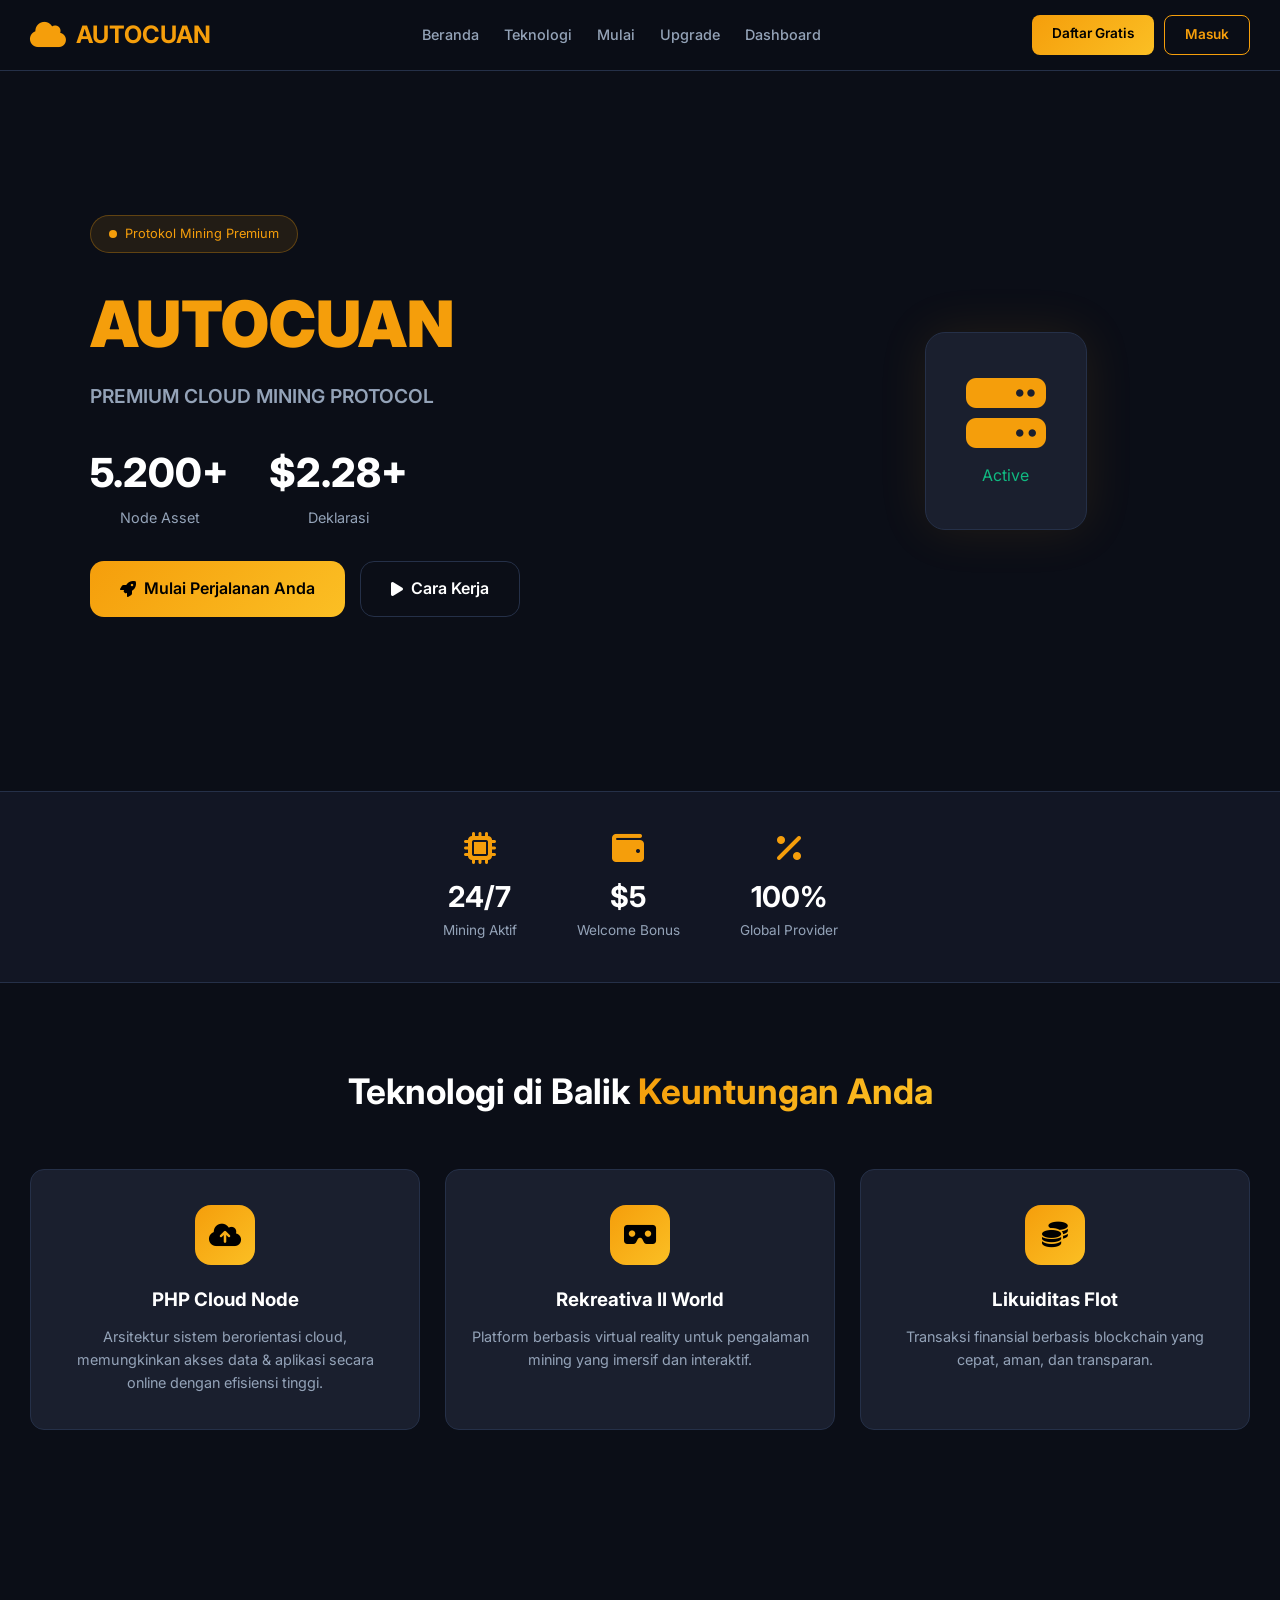
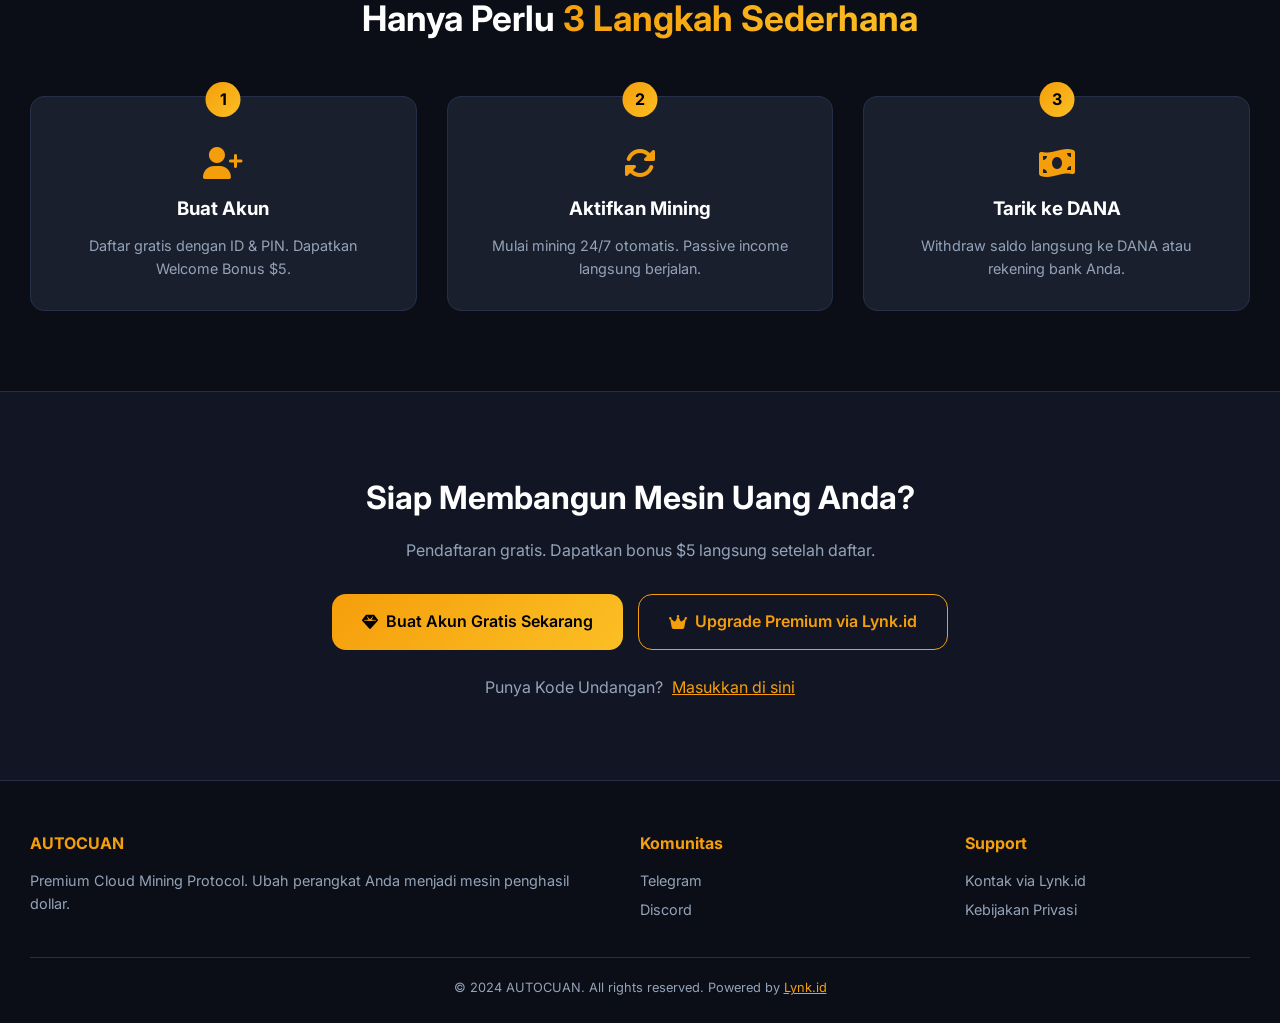
<file: index.html>
<!DOCTYPE html>
<html lang="id">
<head>
    <meta charset="UTF-8">
    <meta name="viewport" content="width=device-width, initial-scale=1.0">
    <title>AUTOCUAN - Premium Cloud Mining Protocol</title>
    <link rel="stylesheet" href="style.css">
    <link rel="stylesheet" href="https://cdnjs.cloudflare.com/ajax/libs/font-awesome/6.4.0/css/all.min.css">
    <link href="https://fonts.googleapis.com/css2?family=Inter:wght@300;400;500;600;700;800;900&display=swap" rel="stylesheet">
</head>
<body>
    <!-- Navbar -->
    <nav class="navbar">
        <div class="nav-container">
            <div class="logo">
                <i class="fas fa-cloud"></i>
                <span>AUTOCUAN</span>
            </div>
            <ul class="nav-menu">
                <li><a href="#home">Beranda</a></li>
                <li><a href="#teknologi">Teknologi</a></li>
                <li><a href="#mulai">Mulai</a></li>
                <li><a href="upgrade.html">Upgrade</a></li>
                <li><a href="dashboard.html">Dashboard</a></li>
            </ul>
            <div class="nav-actions">
                <a href="register.html" class="btn-register">Daftar Gratis</a>
                <a href="dashboard.html" class="btn-login">Masuk</a>
            </div>
        </div>
    </nav>

    <!-- Hero Section -->
    <section id="home" class="hero">
        <div class="hero-bg"></div>
        <div class="hero-content">
            <div class="hero-badge">
                <span class="pulse"></span> Protokol Mining Premium
            </div>
            <h1>AUTOCUAN</h1>
            <p class="subtitle">PREMIUM CLOUD MINING PROTOCOL</p>
            <div class="hero-stats">
                <div class="stat">
                    <span class="stat-number">5.200+</span>
                    <span class="stat-label">Node Asset</span>
                </div>
                <div class="stat">
                    <span class="stat-number">$2.28+</span>
                    <span class="stat-label">Deklarasi</span>
                </div>
            </div>
            <div class="hero-buttons">
                <a href="register.html" class="btn-primary">
                    <i class="fas fa-rocket"></i> Mulai Perjalanan Anda
                </a>
                <a href="#mulai" class="btn-secondary">
                    <i class="fas fa-play"></i> Cara Kerja
                </a>
            </div>
        </div>
        <div class="hero-visual">
            <div class="mining-node">
                <i class="fas fa-server"></i>
                <div class="node-status">Active</div>
            </div>
        </div>
    </section>

    <!-- Stats Bar -->
    <section class="stats-bar">
        <div class="stat-item">
            <i class="fas fa-microchip"></i>
            <h3>24/7</h3>
            <p>Mining Aktif</p>
        </div>
        <div class="stat-item">
            <i class="fas fa-wallet"></i>
            <h3>$5</h3>
            <p>Welcome Bonus</p>
        </div>
        <div class="stat-item">
            <i class="fas fa-percent"></i>
            <h3>100%</h3>
            <p>Global Provider</p>
        </div>
    </section>

    <!-- Teknologi Section -->
    <section id="teknologi" class="teknologi">
        <h2>Teknologi di Balik <span class="gradient-text">Keuntungan Anda</span></h2>
        <div class="teknologi-grid">
            <div class="teknologi-card">
                <div class="teknologi-icon"><i class="fas fa-cloud-upload-alt"></i></div>
                <h3>PHP Cloud Node</h3>
                <p>Arsitektur sistem berorientasi cloud, memungkinkan akses data & aplikasi secara online dengan efisiensi tinggi.</p>
            </div>
            <div class="teknologi-card">
                <div class="teknologi-icon"><i class="fas fa-vr-cardboard"></i></div>
                <h3>Rekreativa II World</h3>
                <p>Platform berbasis virtual reality untuk pengalaman mining yang imersif dan interaktif.</p>
            </div>
            <div class="teknologi-card">
                <div class="teknologi-icon"><i class="fas fa-coins"></i></div>
                <h3>Likuiditas Flot</h3>
                <p>Transaksi finansial berbasis blockchain yang cepat, aman, dan transparan.</p>
            </div>
        </div>
    </section>

    <!-- Cara Kerja -->
    <section id="mulai" class="cara-kerja">
        <h2>Hanya Perlu <span class="gradient-text">3 Langkah Sederhana</span></h2>
        <div class="steps">
            <div class="step">
                <div class="step-number">1</div>
                <i class="fas fa-user-plus"></i>
                <h3>Buat Akun</h3>
                <p>Daftar gratis dengan ID & PIN. Dapatkan Welcome Bonus $5.</p>
            </div>
            <div class="step">
                <div class="step-number">2</div>
                <i class="fas fa-sync-alt"></i>
                <h3>Aktifkan Mining</h3>
                <p>Mulai mining 24/7 otomatis. Passive income langsung berjalan.</p>
            </div>
            <div class="step">
                <div class="step-number">3</div>
                <i class="fas fa-money-bill-wave"></i>
                <h3>Tarik ke DANA</h3>
                <p>Withdraw saldo langsung ke DANA atau rekening bank Anda.</p>
            </div>
        </div>
    </section>

    <!-- CTA -->
    <section class="cta">
        <h2>Siap Membangun Mesin Uang Anda?</h2>
        <p>Pendaftaran gratis. Dapatkan bonus $5 langsung setelah daftar.</p>
        <div class="cta-buttons">
            <a href="register.html" class="btn-primary">
                <i class="fas fa-gem"></i> Buat Akun Gratis Sekarang
            </a>
            <a href="https://lynk.id/USERNAME_ANDA" class="btn-upgrade" target="_blank">
                <i class="fas fa-crown"></i> Upgrade Premium via Lynk.id
            </a>
        </div>
        <div class="kode-undangan">
            <span>Punya Kode Undangan?</span>
            <a href="register.html">Masukkan di sini</a>
        </div>
    </section>

    <!-- Footer -->
    <footer>
        <div class="footer-content">
            <div class="footer-col">
                <h4>AUTOCUAN</h4>
                <p>Premium Cloud Mining Protocol. Ubah perangkat Anda menjadi mesin penghasil dollar.</p>
            </div>
            <div class="footer-col">
                <h4>Komunitas</h4>
                <a href="#">Telegram</a>
                <a href="#">Discord</a>
            </div>
            <div class="footer-col">
                <h4>Support</h4>
                <a href="https://lynk.id/USERNAME_ANDA">Kontak via Lynk.id</a>
                <a href="#">Kebijakan Privasi</a>
            </div>
        </div>
        <div class="footer-bottom">
            <p>© 2024 AUTOCUAN. All rights reserved. Powered by <a href="https://lynk.id/USERNAME_ANDA">Lynk.id</a></p>
        </div>
    </footer>

    <script src="script.js"></script>
</body>
</html>
</file>
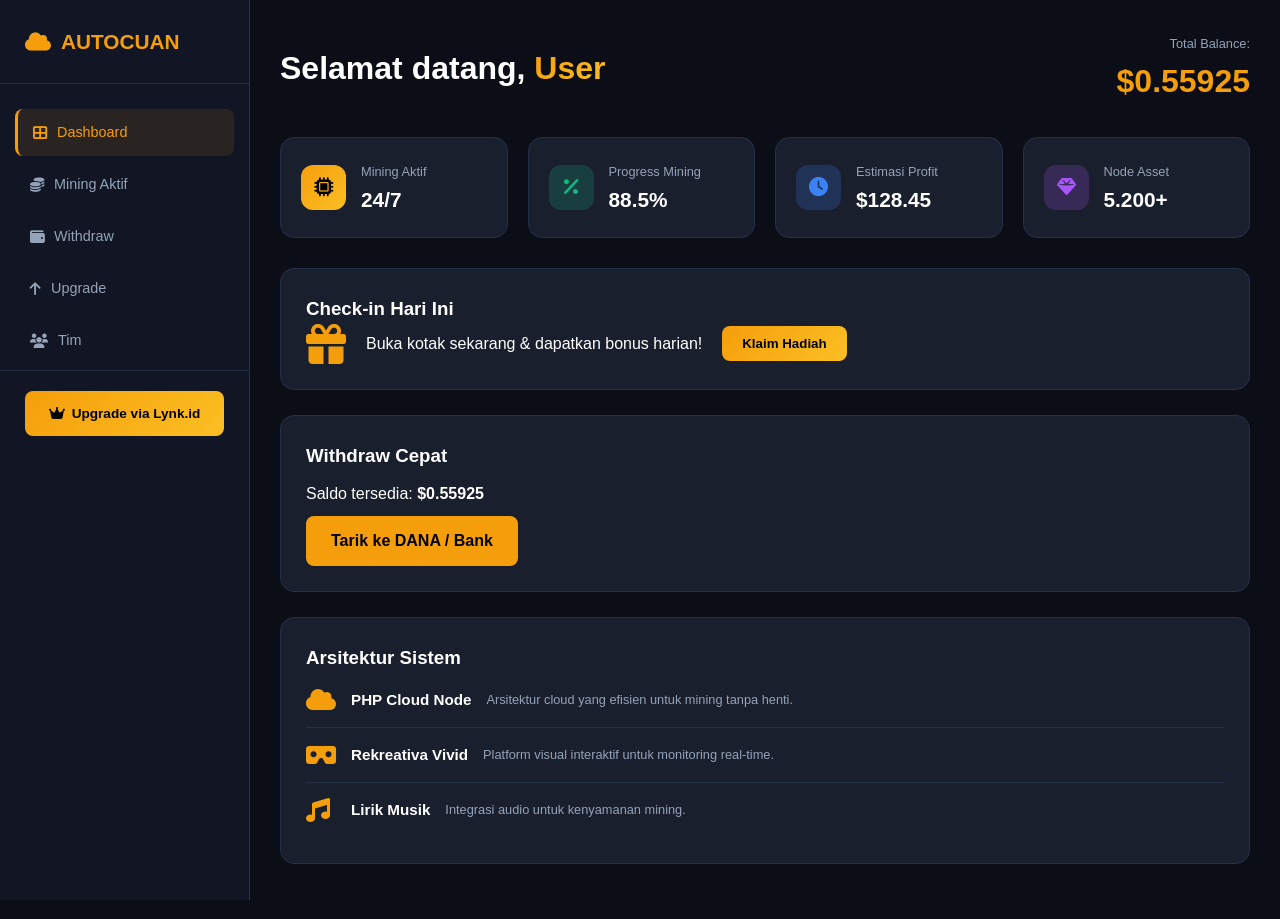
<file: dashboard.html>
<!DOCTYPE html>
<html lang="id">
<head>
    <meta charset="UTF-8">
    <meta name="viewport" content="width=device-width, initial-scale=1.0">
    <title>Dashboard - AUTOCUAN</title>
    <link rel="stylesheet" href="style.css">
    <link rel="stylesheet" href="dashboard.css">
    <link rel="stylesheet" href="https://cdnjs.cloudflare.com/ajax/libs/font-awesome/6.4.0/css/all.min.css">
</head>
<body>
    <div class="dashboard-container">
        <aside class="sidebar">
            <div class="sidebar-logo">
                <i class="fas fa-cloud"></i>
                <span>AUTOCUAN</span>
            </div>
            <nav>
                <a href="#" class="active"><i class="fas fa-th-large"></i> Dashboard</a>
                <a href="#"><i class="fas fa-coins"></i> Mining Aktif</a>
                <a href="withdraw.html"><i class="fas fa-wallet"></i> Withdraw</a>
                <a href="upgrade.html"><i class="fas fa-arrow-up"></i> Upgrade</a>
                <a href="#"><i class="fas fa-users"></i> Tim</a>
            </nav>
            <div class="sidebar-footer">
                <a href="https://lynk.id/USERNAME_ANDA" class="btn-upgrade-sidebar" target="_blank">
                    <i class="fas fa-crown"></i> Upgrade via Lynk.id
                </a>
            </div>
        </aside>

        <main class="main-content">
            <header class="dashboard-header">
                <h1>Selamat datang, <span class="gradient-text" id="userName">User</span></h1>
                <div class="balance-display">
                    <span>Total Balance:</span>
                    <h2>$0.55925</h2>
                </div>
            </header>

            <div class="dashboard-cards">
                <div class="dash-card">
                    <div class="card-icon gold"><i class="fas fa-microchip"></i></div>
                    <div class="card-info">
                        <span>Mining Aktif</span>
                        <h3>24/7</h3>
                    </div>
                </div>
                <div class="dash-card">
                    <div class="card-icon green"><i class="fas fa-percent"></i></div>
                    <div class="card-info">
                        <span>Progress Mining</span>
                        <h3>88.5%</h3>
                    </div>
                </div>
                <div class="dash-card">
                    <div class="card-icon blue"><i class="fas fa-clock"></i></div>
                    <div class="card-info">
                        <span>Estimasi Profit</span>
                        <h3>$128.45</h3>
                    </div>
                </div>
                <div class="dash-card">
                    <div class="card-icon purple"><i class="fas fa-gem"></i></div>
                    <div class="card-info">
                        <span>Node Asset</span>
                        <h3>5.200+</h3>
                    </div>
                </div>
            </div>

            <!-- Check-in Harian -->
            <div class="checkin-section">
                <h3>Check-in Hari Ini</h3>
                <div class="checkin-box">
                    <i class="fas fa-gift"></i>
                    <p>Buka kotak sekarang & dapatkan bonus harian!</p>
                    <button onclick="alert('Bonus diklaim! +$0.05')">Klaim Hadiah</button>
                </div>
            </div>

            <!-- Withdraw Preview -->
            <div class="withdraw-preview">
                <h3>Withdraw Cepat</h3>
                <p>Saldo tersedia: <strong>$0.55925</strong></p>
                <a href="withdraw.html" class="btn-withdraw">Tarik ke DANA / Bank</a>
            </div>

            <!-- Arsitektur Sistem dari dashboard -->
            <div class="arsitektur-box">
                <h3>Arsitektur Sistem</h3>
                <div class="arsitektur-item">
                    <i class="fas fa-cloud"></i>
                    <h4>PHP Cloud Node</h4>
                    <p>Arsitektur cloud yang efisien untuk mining tanpa henti.</p>
                </div>
                <div class="arsitektur-item">
                    <i class="fas fa-vr-cardboard"></i>
                    <h4>Rekreativa Vivid</h4>
                    <p>Platform visual interaktif untuk monitoring real-time.</p>
                </div>
                <div class="arsitektur-item">
                    <i class="fas fa-music"></i>
                    <h4>Lirik Musik</h4>
                    <p>Integrasi audio untuk kenyamanan mining.</p>
                </div>
            </div>
        </main>
    </div>

    <script>
        // Ambil user dari localStorage (simulasi)
        const savedUser = localStorage.getItem('autocuan_user');
        if (savedUser) {
            document.getElementById('userName').textContent = savedUser;
        }
    </script>
</body>
</html>
</file>
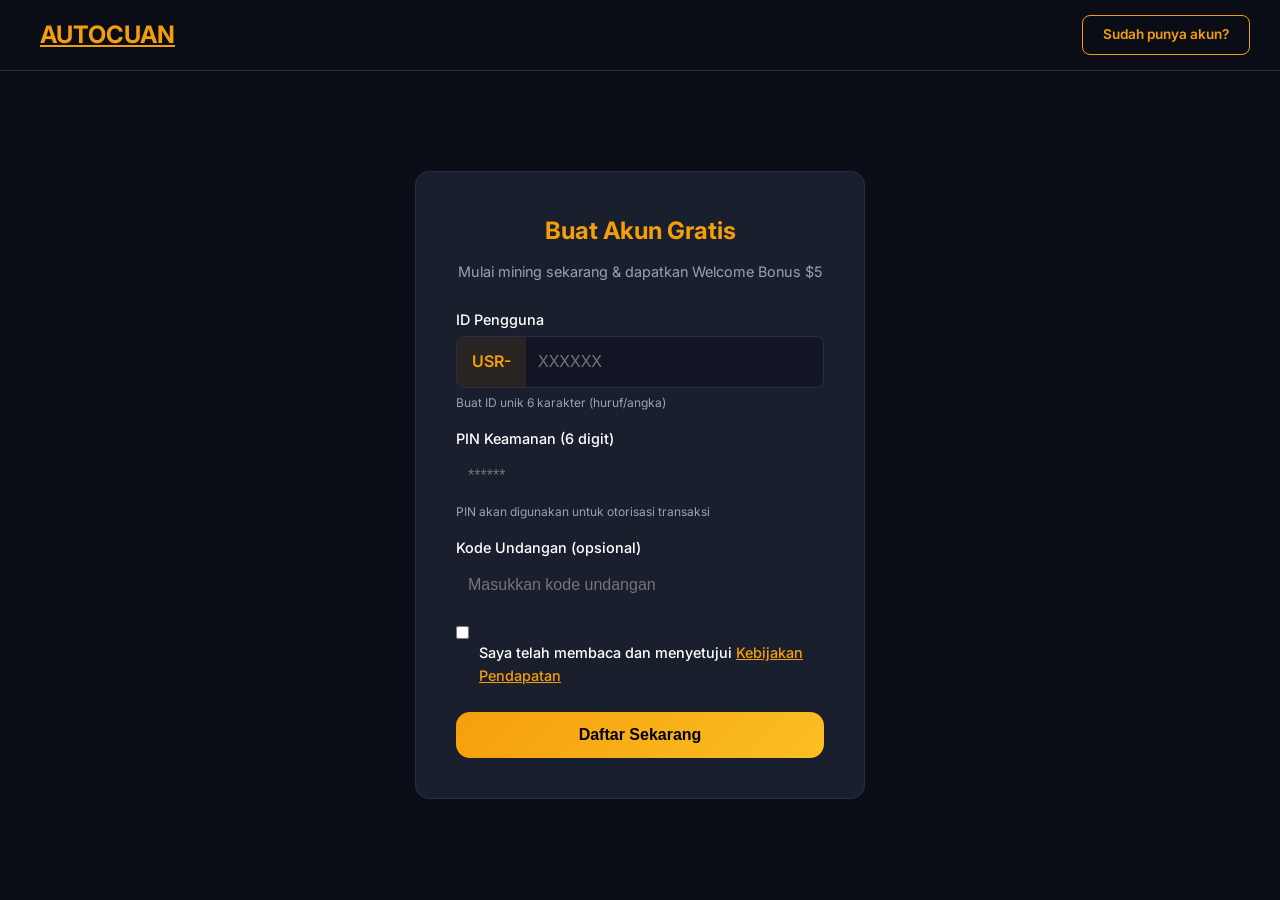
<file: register.html>
<!DOCTYPE html>
<html lang="id">
<head>
    <meta charset="UTF-8">
    <meta name="viewport" content="width=device-width, initial-scale=1.0">
    <title>Daftar - AUTOCUAN</title>
    <link rel="stylesheet" href="style.css">
    <link rel="stylesheet" href="register.css">
    <link href="https://fonts.googleapis.com/css2?family=Inter:wght@300;400;500;600;700;800;900&display=swap" rel="stylesheet">
</head>
<body>
    <nav class="navbar">
        <div class="nav-container">
            <a href="index.html" class="logo">
                <i class="fas fa-cloud"></i>
                <span>AUTOCUAN</span>
            </a>
            <div class="nav-actions">
                <a href="dashboard.html" class="btn-login">Sudah punya akun?</a>
            </div>
        </div>
    </nav>

    <section class="register-page">
        <div class="register-box">
            <h2>Buat Akun Gratis</h2>
            <p>Mulai mining sekarang & dapatkan Welcome Bonus $5</p>
            
            <form id="registerForm">
                <label>ID Pengguna</label>
                <div class="input-group">
                    <span class="prefix">USR-</span>
                    <input type="text" id="userId" placeholder="XXXXXX" maxlength="6" required>
                </div>
                <small>Buat ID unik 6 karakter (huruf/angka)</small>

                <label>PIN Keamanan (6 digit)</label>
                <input type="password" id="pin" placeholder="******" maxlength="6" required>
                <small>PIN akan digunakan untuk otorisasi transaksi</small>

                <label>Kode Undangan (opsional)</label>
                <input type="text" id="referral" placeholder="Masukkan kode undangan">

                <div class="agreement">
                    <input type="checkbox" id="agree" required>
                    <label for="agree">Saya telah membaca dan menyetujui <a href="#">Kebijakan Pendapatan</a></label>
                </div>

                <button type="submit" class="btn-submit">Daftar Sekarang</button>
            </form>

            <div class="success-message" id="successMsg" style="display:none;">
                <h3>✅ Akun Berhasil Dibuat!</h3>
                <p>ID Login Anda: <strong id="displayId"></strong></p>
                <p>Simpan ID & PIN ini baik-baik.</p>
                <button onclick="copyId()">Salin ID</button>
                <a href="dashboard.html" class="btn-dashboard">Lanjut ke Dashboard</a>
                <a href="https://lynk.id/USERNAME_ANDA" class="btn-upgrade-link" target="_blank">
                    Upgrade Akun Premium via Lynk.id
                </a>
            </div>
        </div>
    </section>

    <script>
        document.getElementById('registerForm').addEventListener('submit', function(e) {
            e.preventDefault();
            const userId = document.getElementById('userId').value.toUpperCase();
            const pin = document.getElementById('pin').value;
            if (userId.length === 6 && pin.length === 6) {
                // Simulasi sukses
                document.getElementById('displayId').textContent = 'USR-' + userId;
                document.getElementById('registerForm').style.display = 'none';
                document.getElementById('successMsg').style.display = 'block';
                // Simpan ke localStorage (simulasi)
                localStorage.setItem('autocuan_user', 'USR-' + userId);
            } else {
                alert('ID harus 6 karakter, PIN harus 6 digit.');
            }
        });

        function copyId() {
            const id = document.getElementById('displayId').textContent;
            navigator.clipboard.writeText(id);
            alert('ID disalin!');
        }
    </script>
</body>
</html>
</file>
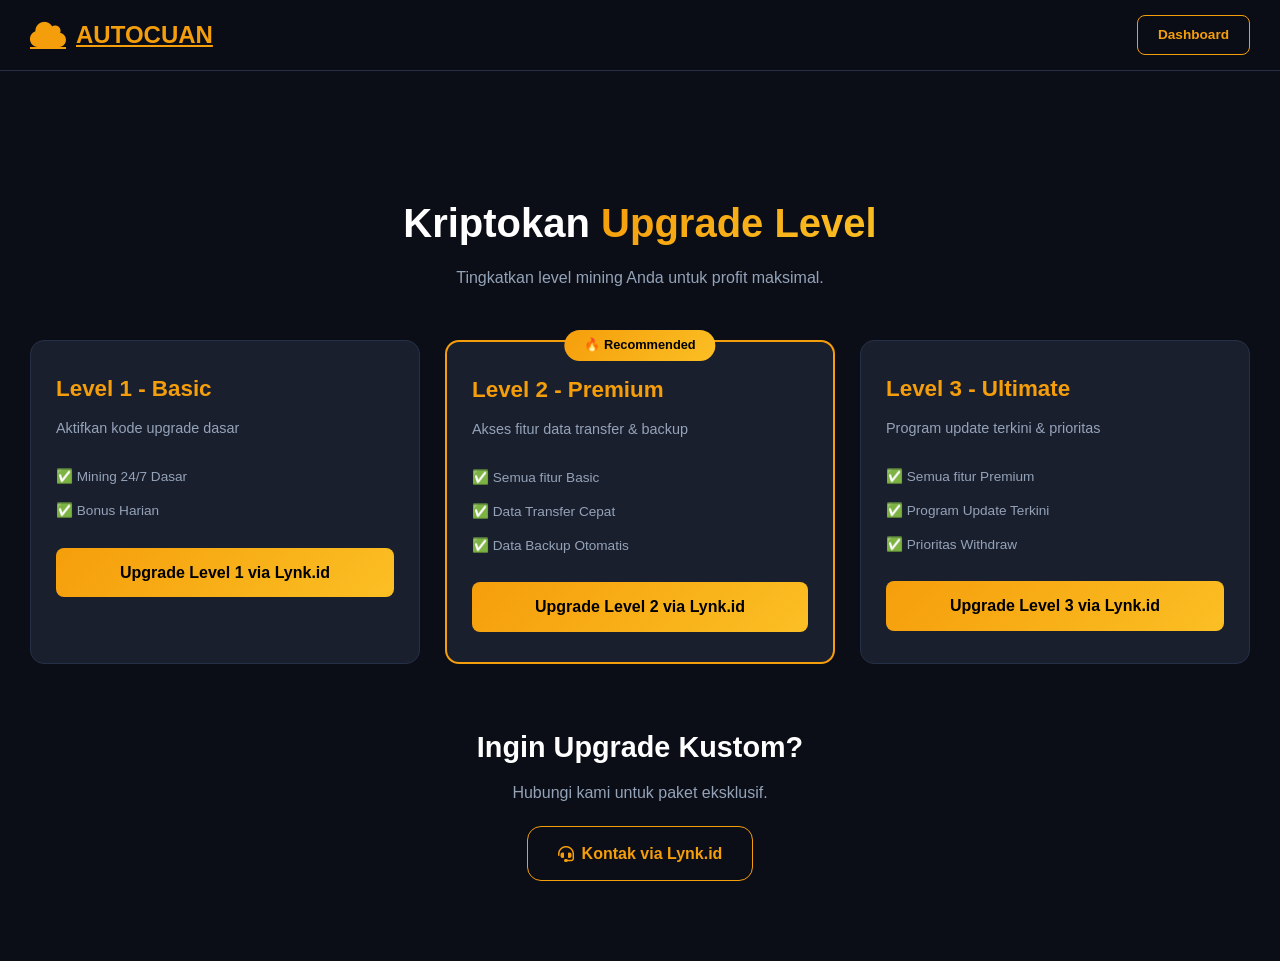
<file: upgrade.html>
<!DOCTYPE html>
<html lang="id">
<head>
    <meta charset="UTF-8">
    <meta name="viewport" content="width=device-width, initial-scale=1.0">
    <title>Upgrade - AUTOCUAN</title>
    <link rel="stylesheet" href="style.css">
    <link rel="stylesheet" href="upgrade.css">
    <link rel="stylesheet" href="https://cdnjs.cloudflare.com/ajax/libs/font-awesome/6.4.0/css/all.min.css">
</head>
<body>
    <nav class="navbar">
        <div class="nav-container">
            <a href="index.html" class="logo">
                <i class="fas fa-cloud"></i> AUTOCUAN
            </a>
            <div class="nav-actions">
                <a href="dashboard.html" class="btn-login">Dashboard</a>
            </div>
        </div>
    </nav>

    <section class="upgrade-page">
        <h1>Kriptokan <span class="gradient-text">Upgrade Level</span></h1>
        <p>Tingkatkan level mining Anda untuk profit maksimal.</p>

        <div class="upgrade-grid">
            <div class="upgrade-card">
                <h3>Level 1 - Basic</h3>
                <p>Aktifkan kode upgrade dasar</p>
                <ul>
                    <li>✅ Mining 24/7 Dasar</li>
                    <li>✅ Bonus Harian</li>
                </ul>
                <a href="https://lynk.id/USERNAME_ANDA" class="btn-upgrade-card" target="_blank">
                    Upgrade Level 1 via Lynk.id
                </a>
            </div>
            <div class="upgrade-card popular">
                <div class="popular-tag">🔥 Recommended</div>
                <h3>Level 2 - Premium</h3>
                <p>Akses fitur data transfer & backup</p>
                <ul>
                    <li>✅ Semua fitur Basic</li>
                    <li>✅ Data Transfer Cepat</li>
                    <li>✅ Data Backup Otomatis</li>
                </ul>
                <a href="https://lynk.id/USERNAME_ANDA" class="btn-upgrade-card" target="_blank">
                    Upgrade Level 2 via Lynk.id
                </a>
            </div>
            <div class="upgrade-card">
                <h3>Level 3 - Ultimate</h3>
                <p>Program update terkini & prioritas</p>
                <ul>
                    <li>✅ Semua fitur Premium</li>
                    <li>✅ Program Update Terkini</li>
                    <li>✅ Prioritas Withdraw</li>
                </ul>
                <a href="https://lynk.id/USERNAME_ANDA" class="btn-upgrade-card" target="_blank">
                    Upgrade Level 3 via Lynk.id
                </a>
            </div>
        </div>

        <div class="custom-upgrade">
            <h3>Ingin Upgrade Kustom?</h3>
            <p>Hubungi kami untuk paket eksklusif.</p>
            <a href="https://lynk.id/USERNAME_ANDA" target="_blank" class="btn-custom">
                <i class="fas fa-headset"></i> Kontak via Lynk.id
            </a>
        </div>
    </section>
</body>
</html>
</file>
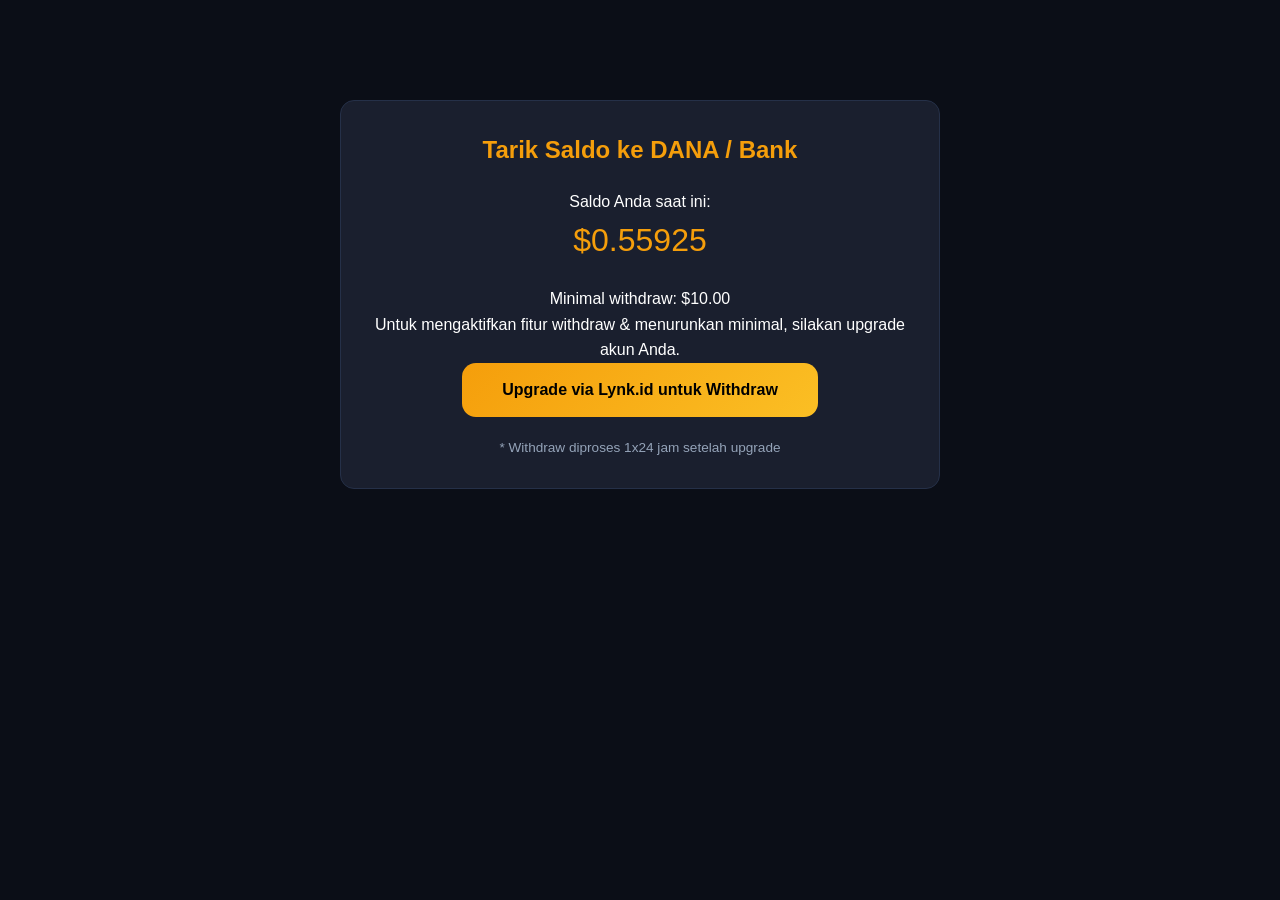
<file: withdraw.html>
<!DOCTYPE html>
<html lang="id">
<head>
    <meta charset="UTF-8">
    <meta name="viewport" content="width=device-width, initial-scale=1.0">
    <title>Withdraw - AUTOCUAN</title>
    <link rel="stylesheet" href="style.css">
    <link rel="stylesheet" href="dashboard.css">
    <style>
        .withdraw-container {
            max-width: 600px;
            margin: 100px auto 50px;
            padding: 30px;
            background: var(--bg-card);
            border: 1px solid var(--border);
            border-radius: var(--radius);
            text-align: center;
        }
        .withdraw-container h2 { color: var(--accent); margin-bottom: 20px; }
        .balance-info { font-size: 2rem; color: var(--accent); margin-bottom: 20px; }
        .btn-withdraw-action {
            display: inline-block;
            padding: 14px 40px;
            background: var(--gradient);
            color: #000;
            text-decoration: none;
            border-radius: var(--radius);
            font-weight: 700;
            font-size: 1rem;
            transition: var(--transition);
        }
        .btn-withdraw-action:hover {
            transform: translateY(-2px);
            box-shadow: 0 10px 30px rgba(245,158,11,0.4);
        }
        .warning {
            color: var(--text-secondary);
            margin-top: 20px;
            font-size: 0.85rem;
        }
    </style>
</head>
<body>
    <div class="withdraw-container">
        <h2>Tarik Saldo ke DANA / Bank</h2>
        <p>Saldo Anda saat ini:</p>
        <div class="balance-info">$0.55925</div>
        <p>Minimal withdraw: $10.00</p>
        <p>Untuk mengaktifkan fitur withdraw & menurunkan minimal, silakan upgrade akun Anda.</p>
        <a href="https://lynk.id/USERNAME_ANDA" class="btn-withdraw-action" target="_blank">
            <i class="fas fa-crown"></i> Upgrade via Lynk.id untuk Withdraw
        </a>
        <p class="warning">* Withdraw diproses 1x24 jam setelah upgrade</p>
    </div>
</body>
</html>
</file>
<file: style.css>
:root {
    --bg-primary: #0b0e17;
    --bg-secondary: #121624;
    --bg-card: #1a1f2e;
    --accent: #f59e0b; /* Emas/Amber */
    --accent-hover: #d97706;
    --gradient: linear-gradient(135deg, #f59e0b, #fbbf24);
    --text-primary: #ffffff;
    --text-secondary: #94a3b8;
    --border: #253048;
    --green: #10b981;
    --radius: 14px;
    --transition: all 0.3s ease;
}

* {
    margin: 0;
    padding: 0;
    box-sizing: border-box;
}

body {
    font-family: 'Inter', sans-serif;
    background: var(--bg-primary);
    color: var(--text-primary);
    line-height: 1.6;
}

.gradient-text {
    background: var(--gradient);
    -webkit-background-clip: text;
    -webkit-text-fill-color: transparent;
    background-clip: text;
}

/* Navbar sama seperti sebelumnya, disesuaikan tema */
.navbar {
    position: sticky; top: 0; z-index: 1000;
    background: rgba(11, 14, 23, 0.95);
    backdrop-filter: blur(20px);
    border-bottom: 1px solid var(--border);
}
.nav-container {
    max-width: 1300px; margin: 0 auto; padding: 15px 30px;
    display: flex; align-items: center; justify-content: space-between;
}
.logo {
    display: flex; align-items: center; gap: 10px;
    font-size: 1.5rem; font-weight: 700; color: var(--accent);
}
.logo i { font-size: 1.8rem; }
.nav-menu { display: flex; list-style: none; gap: 25px; }
.nav-menu a {
    color: var(--text-secondary); text-decoration: none;
    font-size: 0.9rem; font-weight: 500; transition: var(--transition);
}
.nav-menu a:hover { color: var(--accent); }
.nav-actions { display: flex; gap: 10px; }
.btn-register, .btn-login {
    padding: 8px 20px; border-radius: 8px; font-size: 0.85rem; font-weight: 600;
    text-decoration: none; transition: var(--transition);
}
.btn-register { background: var(--gradient); color: #000; }
.btn-register:hover { transform: translateY(-2px); box-shadow: 0 8px 20px rgba(245, 158, 11, 0.3); }
.btn-login { border: 1px solid var(--accent); color: var(--accent); }
.btn-login:hover { background: rgba(245,158,11,0.1); }

/* Hero */
.hero {
    max-width: 1300px; margin: 0 auto; padding: 80px 30px;
    display: flex; align-items: center; gap: 60px;
    min-height: 80vh;
}
.hero-content { flex: 1; }
.hero-badge {
    display: inline-flex; align-items: center; gap: 8px;
    background: rgba(245,158,11,0.1); border: 1px solid rgba(245,158,11,0.3);
    color: var(--accent); padding: 8px 18px; border-radius: 50px;
    font-size: 0.8rem; margin-bottom: 20px;
}
.pulse {
    width: 8px; height: 8px; background: var(--accent);
    border-radius: 50%; animation: pulse 2s infinite;
}
@keyframes pulse {
    0%,100% { opacity: 1; } 50% { opacity: 0.4; }
}
.hero h1 {
    font-size: 4rem; font-weight: 900; color: var(--accent); margin-bottom: 5px;
}
.subtitle {
    font-size: 1.2rem; font-weight: 600; color: var(--text-secondary); margin-bottom: 30px;
}
.hero-stats { display: flex; gap: 40px; margin-bottom: 30px; }
.stat { text-align: center; }
.stat-number { display: block; font-size: 2.5rem; font-weight: 800; color: var(--text-primary); }
.stat-label { font-size: 0.9rem; color: var(--text-secondary); }
.hero-buttons { display: flex; gap: 15px; margin-bottom: 30px; }
.btn-primary {
    display: inline-flex; align-items: center; gap: 8px;
    padding: 14px 30px; background: var(--gradient); color: #000;
    text-decoration: none; border-radius: var(--radius); font-weight: 600;
    transition: var(--transition);
}
.btn-primary:hover { transform: translateY(-2px); box-shadow: 0 10px 30px rgba(245,158,11,0.4); }
.btn-secondary {
    display: inline-flex; align-items: center; gap: 8px;
    padding: 14px 30px; background: transparent; color: var(--text-primary);
    text-decoration: none; border: 1px solid var(--border); border-radius: var(--radius);
    font-weight: 600; transition: var(--transition);
}
.hero-visual {
    flex: 0.8; display: flex; justify-content: center;
}
.mining-node {
    background: var(--bg-card); border: 1px solid var(--border);
    border-radius: 20px; padding: 40px; text-align: center;
    box-shadow: 0 0 50px rgba(245,158,11,0.1);
}
.mining-node i { font-size: 5rem; color: var(--accent); }
.node-status { color: var(--green); margin-top: 10px; }

/* Stats Bar */
.stats-bar {
    display: flex; justify-content: center; gap: 60px;
    padding: 40px 30px; background: var(--bg-secondary);
    border-top: 1px solid var(--border); border-bottom: 1px solid var(--border);
}
.stat-item { text-align: center; }
.stat-item i { font-size: 2rem; color: var(--accent); margin-bottom: 10px; }
.stat-item h3 { font-size: 1.8rem; font-weight: 700; }
.stat-item p { color: var(--text-secondary); font-size: 0.85rem; }

/* Teknologi */
.teknologi {
    padding: 80px 30px; max-width: 1300px; margin: 0 auto; text-align: center;
}
.teknologi h2 { font-size: 2.2rem; margin-bottom: 50px; }
.teknologi-grid {
    display: grid; grid-template-columns: repeat(3, 1fr); gap: 25px;
}
.teknologi-card {
    background: var(--bg-card); border: 1px solid var(--border);
    border-radius: var(--radius); padding: 35px 25px; transition: var(--transition);
}
.teknologi-card:hover { border-color: var(--accent); transform: translateY(-5px); }
.teknologi-icon {
    width: 60px; height: 60px; background: var(--gradient); border-radius: 16px;
    display: flex; align-items: center; justify-content: center; margin: 0 auto 20px;
    font-size: 1.6rem; color: #000;
}
.teknologi-card h3 { margin-bottom: 10px; }
.teknologi-card p { color: var(--text-secondary); font-size: 0.9rem; }

/* Cara Kerja */
.cara-kerja {
    padding: 80px 30px; max-width: 1300px; margin: 0 auto; text-align: center;
}
.cara-kerja h2 { font-size: 2.2rem; margin-bottom: 50px; }
.steps { display: flex; gap: 30px; justify-content: center; }
.step {
    background: var(--bg-card); border: 1px solid var(--border);
    border-radius: var(--radius); padding: 30px; flex: 1; position: relative;
}
.step-number {
    position: absolute; top: -15px; left: 50%; transform: translateX(-50%);
    width: 35px; height: 35px; background: var(--gradient); border-radius: 50%;
    display: flex; align-items: center; justify-content: center; font-weight: 700; color: #000;
}
.step i { font-size: 2rem; color: var(--accent); margin: 20px 0 15px; }
.step h3 { margin-bottom: 10px; }
.step p { color: var(--text-secondary); font-size: 0.9rem; }

/* CTA */
.cta {
    text-align: center; padding: 80px 30px;
    background: var(--bg-secondary); border-top: 1px solid var(--border);
}
.cta h2 { font-size: 2rem; margin-bottom: 15px; }
.cta p { color: var(--text-secondary); margin-bottom: 30px; }
.cta-buttons { display: flex; gap: 15px; justify-content: center; flex-wrap: wrap; }
.btn-upgrade {
    display: inline-flex; align-items: center; gap: 8px;
    padding: 14px 30px; border: 1px solid var(--accent); color: var(--accent);
    text-decoration: none; border-radius: var(--radius); font-weight: 600;
    transition: var(--transition);
}
.btn-upgrade:hover { background: rgba(245,158,11,0.1); }
.kode-undangan { margin-top: 25px; }
.kode-undangan span { color: var(--text-secondary); }
.kode-undangan a { color: var(--accent); margin-left: 5px; }

/* Footer */
footer {
    border-top: 1px solid var(--border); padding: 50px 30px 25px; background: var(--bg-primary);
}
.footer-content { max-width: 1300px; margin: 0 auto; display: grid; grid-template-columns: 2fr 1fr 1fr; gap: 40px; }
.footer-col h4 { margin-bottom: 12px; color: var(--accent); }
.footer-col p, .footer-col a { color: var(--text-secondary); display: block; margin-bottom: 6px; text-decoration: none; font-size: 0.9rem; }
.footer-col a:hover { color: var(--accent); }
.footer-bottom { max-width: 1300px; margin: 30px auto 0; padding-top: 20px; border-top: 1px solid var(--border); text-align: center; color: var(--text-secondary); font-size: 0.8rem; }
.footer-bottom a { color: var(--accent); }

/* Responsive */
@media (max-width: 1024px) {
    .hero { flex-direction: column; text-align: center; }
    .teknologi-grid, .steps { grid-template-columns: 1fr; flex-direction: column; }
}
@media (max-width: 768px) {
    .nav-menu { display: none; }
    .hero h1 { font-size: 2.5rem; }
    .stats-bar { flex-wrap: wrap; gap: 20px; }
}
</file>
<file: dashboard.css>
.dashboard-container {
    display: flex;
    min-height: 100vh;
}
.sidebar {
    width: 250px;
    background: var(--bg-secondary);
    border-right: 1px solid var(--border);
    padding: 25px 0;
    position: fixed;
    height: 100vh;
}
.sidebar-logo {
    display: flex;
    align-items: center;
    gap: 10px;
    padding: 0 25px 25px;
    font-size: 1.3rem;
    font-weight: 700;
    color: var(--accent);
    border-bottom: 1px solid var(--border);
    margin-bottom: 25px;
}
.sidebar nav {
    flex: 1;
    padding: 0 15px;
}
.sidebar nav a {
    display: flex;
    align-items: center;
    gap: 10px;
    padding: 12px 15px;
    color: var(--text-secondary);
    text-decoration: none;
    border-radius: 8px;
    margin-bottom: 5px;
    font-size: 0.9rem;
    transition: var(--transition);
}
.sidebar nav a:hover, .sidebar nav a.active {
    background: var(--bg-card);
    color: var(--accent);
}
.sidebar nav a.active {
    background: rgba(245,158,11,0.1);
    border-left: 3px solid var(--accent);
}
.sidebar-footer {
    padding: 20px 25px;
    border-top: 1px solid var(--border);
}
.btn-upgrade-sidebar {
    display: flex;
    align-items: center;
    justify-content: center;
    gap: 8px;
    padding: 12px;
    background: var(--gradient);
    color: #000;
    text-decoration: none;
    border-radius: 8px;
    font-weight: 600;
    font-size: 0.85rem;
    transition: var(--transition);
}
.btn-upgrade-sidebar:hover {
    transform: scale(1.02);
}

/* Main Content */
.main-content {
    margin-left: 250px;
    flex: 1;
    padding: 30px;
}
.dashboard-header {
    display: flex;
    justify-content: space-between;
    align-items: center;
    margin-bottom: 30px;
}
.balance-display {
    text-align: right;
}
.balance-display span {
    font-size: 0.8rem;
    color: var(--text-secondary);
}
.balance-display h2 {
    font-size: 2rem;
    color: var(--accent);
}

.dashboard-cards {
    display: grid;
    grid-template-columns: repeat(4, 1fr);
    gap: 20px;
    margin-bottom: 30px;
}
.dash-card {
    background: var(--bg-card);
    border: 1px solid var(--border);
    border-radius: var(--radius);
    padding: 20px;
    display: flex;
    align-items: center;
    gap: 15px;
}
.card-icon {
    width: 45px;
    height: 45px;
    border-radius: 12px;
    display: flex;
    align-items: center;
    justify-content: center;
    font-size: 1.2rem;
    color: #000;
}
.card-icon.gold { background: var(--gradient); }
.card-icon.green { background: rgba(16,185,129,0.2); color: var(--green); }
.card-icon.blue { background: rgba(59,130,246,0.2); color: #3b82f6; }
.card-icon.purple { background: rgba(168,85,247,0.2); color: #a855f7; }
.card-info span { font-size: 0.8rem; color: var(--text-secondary); }
.card-info h3 { font-size: 1.3rem; }

.checkin-section, .withdraw-preview, .arsitektur-box {
    background: var(--bg-card);
    border: 1px solid var(--border);
    border-radius: var(--radius);
    padding: 25px;
    margin-bottom: 25px;
}
.checkin-box {
    display: flex;
    align-items: center;
    gap: 20px;
}
.checkin-box i {
    font-size: 2.5rem;
    color: var(--accent);
}
.checkin-box button {
    padding: 10px 20px;
    background: var(--gradient);
    border: none;
    border-radius: 8px;
    font-weight: 600;
    cursor: pointer;
    color: #000;
}
.withdraw-preview p {
    margin: 10px 0;
}
.btn-withdraw {
    display: inline-block;
    padding: 12px 25px;
    background: var(--accent);
    color: #000;
    border-radius: 8px;
    text-decoration: none;
    font-weight: 600;
    transition: var(--transition);
}
.btn-withdraw:hover {
    background: var(--accent-hover);
}

.arsitektur-item {
    display: flex;
    align-items: center;
    gap: 15px;
    padding: 15px 0;
    border-bottom: 1px solid var(--border);
}
.arsitektur-item:last-child { border-bottom: none; }
.arsitektur-item i { font-size: 1.5rem; color: var(--accent); width: 30px; }
.arsitektur-item h4 { margin: 0; font-size: 0.95rem; }
.arsitektur-item p { color: var(--text-secondary); font-size: 0.8rem; }

@media (max-width: 1024px) {
    .dashboard-cards { grid-template-columns: repeat(2, 1fr); }
}
@media (max-width: 768px) {
    .sidebar { display: none; }
    .main-content { margin-left: 0; }
    .dashboard-cards { grid-template-columns: 1fr; }
}
</file>
<file: register.css>
.register-page {
    min-height: 80vh;
    display: flex;
    align-items: center;
    justify-content: center;
    padding: 100px 30px 50px;
}
.register-box {
    background: var(--bg-card);
    border: 1px solid var(--border);
    border-radius: var(--radius);
    padding: 40px;
    width: 100%;
    max-width: 450px;
}
.register-box h2 {
    text-align: center;
    color: var(--accent);
    margin-bottom: 10px;
}
.register-box p {
    text-align: center;
    color: var(--text-secondary);
    margin-bottom: 25px;
    font-size: 0.9rem;
}
label {
    display: block;
    margin: 15px 0 5px;
    font-weight: 500;
    font-size: 0.9rem;
}
.input-group {
    display: flex;
    align-items: center;
    background: var(--bg-secondary);
    border: 1px solid var(--border);
    border-radius: 8px;
    overflow: hidden;
}
.prefix {
    background: rgba(245,158,11,0.1);
    padding: 12px 15px;
    color: var(--accent);
    font-weight: 600;
}
input[type="text"], input[type="password"] {
    flex: 1;
    padding: 12px;
    background: transparent;
    border: none;
    color: var(--text-primary);
    font-size: 1rem;
    outline: none;
}
small {
    display: block;
    color: var(--text-secondary);
    font-size: 0.75rem;
    margin-top: 5px;
}
.agreement {
    display: flex;
    align-items: start;
    gap: 10px;
    margin: 20px 0;
    font-size: 0.85rem;
}
.agreement a {
    color: var(--accent);
}
.btn-submit {
    width: 100%;
    padding: 14px;
    background: var(--gradient);
    color: #000;
    border: none;
    border-radius: var(--radius);
    font-weight: 700;
    font-size: 1rem;
    cursor: pointer;
    transition: var(--transition);
}
.btn-submit:hover {
    transform: translateY(-2px);
    box-shadow: 0 10px 20px rgba(245,158,11,0.3);
}
.success-message {
    text-align: center;
}
.success-message h3 {
    color: var(--green);
    margin-bottom: 10px;
}
.success-message p {
    margin-bottom: 15px;
}
.success-message button, .btn-dashboard, .btn-upgrade-link {
    display: block;
    width: 100%;
    padding: 12px;
    margin: 10px 0;
    border: none;
    border-radius: 8px;
    font-weight: 600;
    text-decoration: none;
    cursor: pointer;
}
.btn-dashboard {
    background: var(--accent);
    color: #000;
}
.btn-upgrade-link {
    background: transparent;
    border: 1px solid var(--accent);
    color: var(--accent);
}
</file>
<file: upgrade.css>
.upgrade-page {
    padding: 120px 30px 80px;
    max-width: 1300px;
    margin: 0 auto;
    text-align: center;
}
.upgrade-page h1 {
    font-size: 2.5rem;
    margin-bottom: 10px;
}
.upgrade-page > p {
    color: var(--text-secondary);
    margin-bottom: 50px;
}

.upgrade-grid {
    display: grid;
    grid-template-columns: repeat(3, 1fr);
    gap: 25px;
    margin-bottom: 50px;
}

.upgrade-card {
    background: var(--bg-card);
    border: 1px solid var(--border);
    border-radius: var(--radius);
    padding: 30px 25px;
    text-align: left;
    position: relative;
    transition: var(--transition);
}
.upgrade-card:hover {
    border-color: var(--accent);
    transform: translateY(-5px);
}
.upgrade-card.popular {
    border-color: var(--accent);
    border-width: 2px;
}
.popular-tag {
    position: absolute;
    top: -12px;
    left: 50%;
    transform: translateX(-50%);
    background: var(--gradient);
    padding: 5px 20px;
    border-radius: 50px;
    font-size: 0.8rem;
    font-weight: 600;
    color: #000;
}
.upgrade-card h3 {
    font-size: 1.4rem;
    margin-bottom: 10px;
    color: var(--accent);
}
.upgrade-card p {
    color: var(--text-secondary);
    font-size: 0.9rem;
    margin-bottom: 20px;
}
.upgrade-card ul {
    list-style: none;
    margin-bottom: 20px;
}
.upgrade-card ul li {
    padding: 6px 0;
    color: var(--text-secondary);
    font-size: 0.85rem;
}
.btn-upgrade-card {
    display: block;
    text-align: center;
    padding: 12px;
    background: var(--gradient);
    color: #000;
    text-decoration: none;
    border-radius: 8px;
    font-weight: 600;
    transition: var(--transition);
}
.btn-upgrade-card:hover {
    transform: translateY(-2px);
    box-shadow: 0 8px 20px rgba(245,158,11,0.4);
}

.custom-upgrade {
    margin-top: 60px;
}
.custom-upgrade h3 {
    font-size: 1.8rem;
    margin-bottom: 10px;
}
.custom-upgrade p {
    color: var(--text-secondary);
    margin-bottom: 20px;
}
.btn-custom {
    display: inline-flex;
    align-items: center;
    gap: 8px;
    padding: 14px 30px;
    border: 1px solid var(--accent);
    color: var(--accent);
    text-decoration: none;
    border-radius: var(--radius);
    font-weight: 600;
    transition: var(--transition);
}
.btn-custom:hover {
    background: rgba(245,158,11,0.1);
}

@media (max-width: 1024px) {
    .upgrade-grid {
        grid-template-columns: 1fr;
        max-width: 500px;
        margin: 0 auto 50px;
    }
}
</file>
